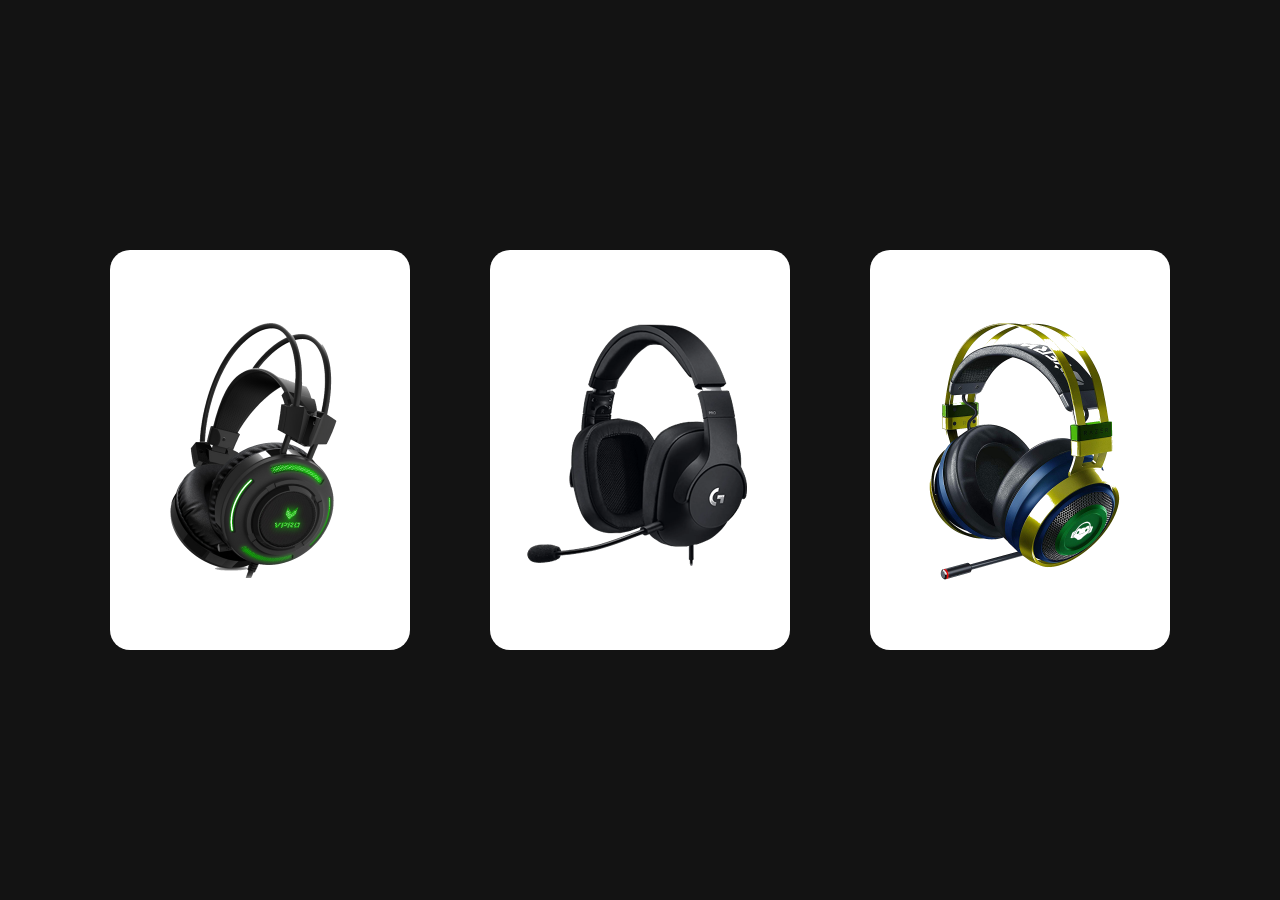
<file: 3d-product-card/index.html>
<!DOCTYPE html>
<html lang="en">

<head>
    <meta charset="UTF-8">
    <meta name="viewport" content="width=device-width, initial-scale=1">
    <title>3D Product Card</title>
    <link rel="stylesheet" href="style.css">
</head>

<body>
    <div class="container">
        <div class="box">
            <h2 class="name">VPRO</h2>
            <a href="#" class="buy">Buy Now</a>
            <div class="circle"></div>
            <img src="./assets/green.png" class="product">
        </div>
        <div class="box">
            <h2 class="name">LOGITECH</h2>
            <a href="#" class="buy">Buy Now</a>
            <div class="circle"></div>
            <img src="./assets/black.png" class="product">
        </div>
        <div class="box">
            <h2 class="name">RAZER</h2>
            <a href="#" class="buy">Buy Now</a>
            <div class="circle"></div>
            <img src="./assets/OW.png" class="product">
        </div>
    </div>
    <script src="vanilla-tilt.min.js"></script>
    <script>
        VanillaTilt.init(document.querySelectorAll(".box"), {
		max: 25,
		speed: 300
	});
    </script>
</body>
</html>
</file>
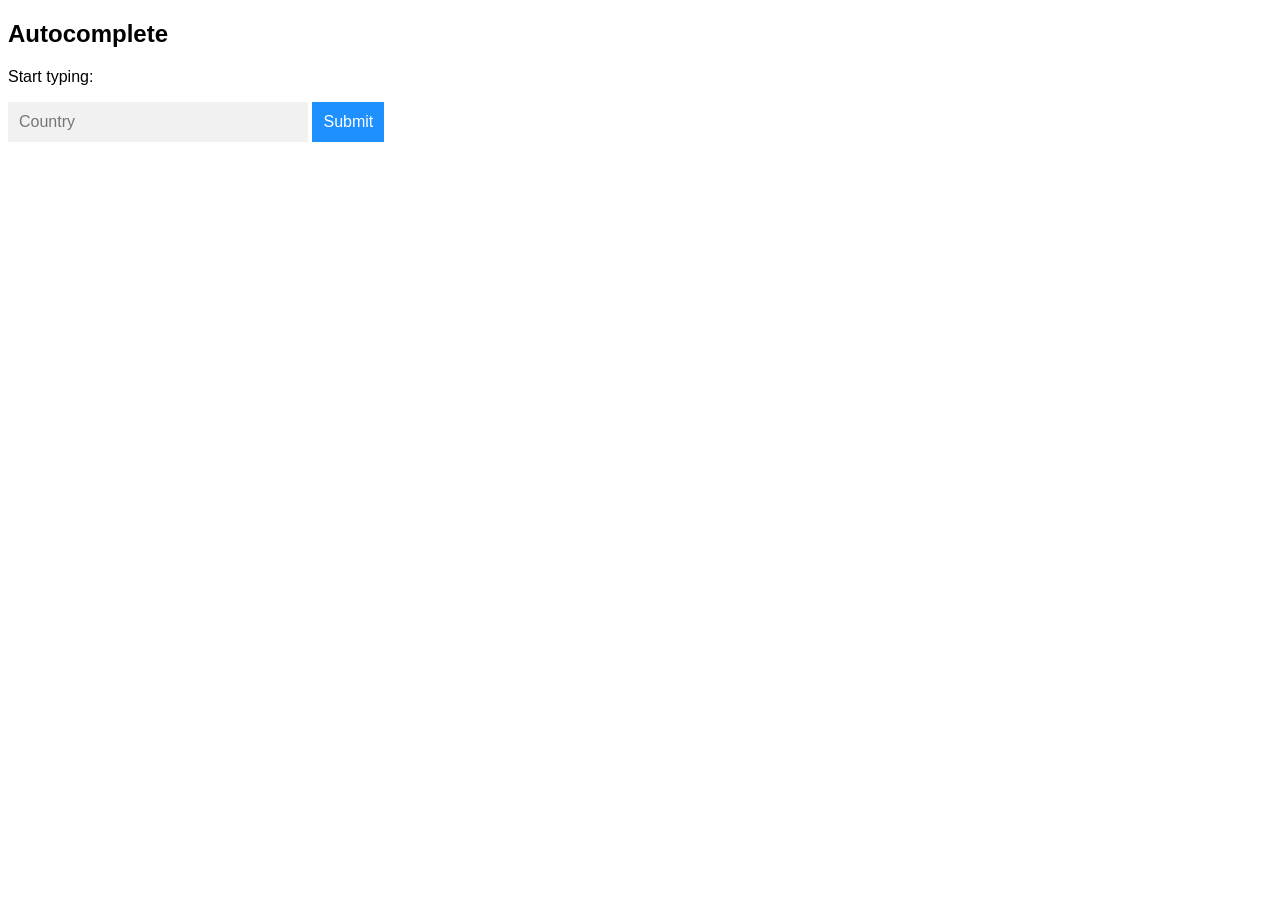
<file: auto-complete-form/index.html>
<!DOCTYPE html>
<html lang="en">
<!--This is for the country only-->
<head>
    <meta name="viewport" content="width=device-width, initial-scale=1.0">
    <title>Autocomplete</title>
    <link rel="stylesheet" href="style.css">
</head>

<body>
    <h2>Autocomplete</h2>

    <p>Start typing:</p>
    
    <!--Make sure the form has the autocomplete function switched off:-->
    <form autocomplete="off" action="/action_page.php">
      <div class="autocomplete" style="width:300px;">
        <input id="myInput" type="text" name="myCountry" placeholder="Country">
      </div>
      <input type="submit">
    </form>

    <script src="auto-complete.js"></script>
    
</body>

</html>
</file>
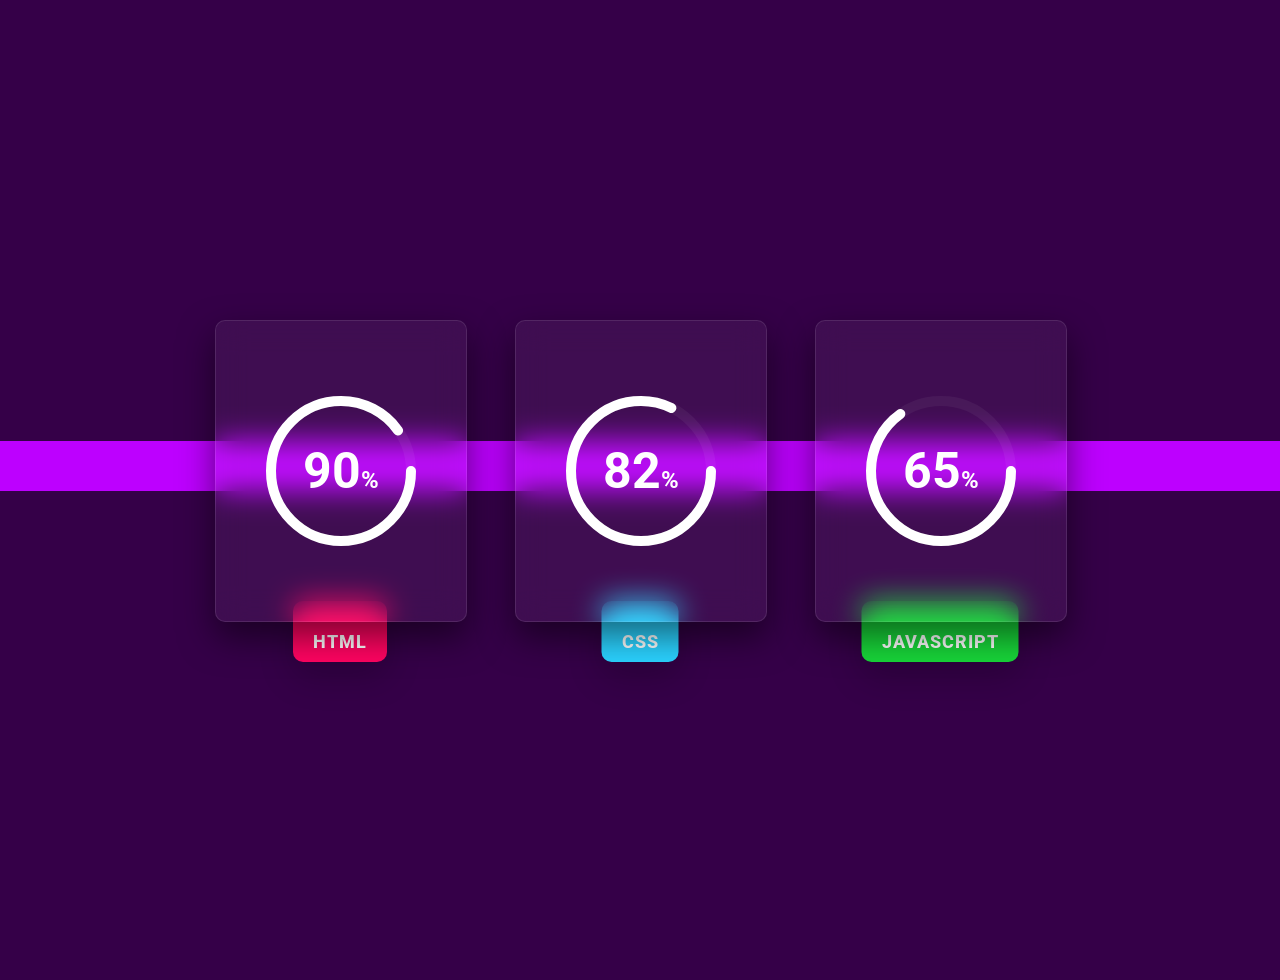
<file: css-circular-progress-bar/index.html>
<!DOCTYPE html>
<html lang="en">
<head>
    <meta charset="UTF-8">
    <meta http-equiv="X-UA-Compatible" content="IE=edge">
    <meta name="viewport" content="width=device-width, initial-scale=1.0">
    <link rel="stylesheet" href="style.css">
    <title>CSS Progress Bar</title>
</head>
<body>
    <section>
        <div class="container">
            <div class="card">
                <div class="box">
                    <div>
                        <div class="percent">
                            <svg>
                                <circle cx="70" cy="70" r="70"></circle>
                                <circle cx="70" cy="70" r="70"></circle>
                            </svg>
                            <div class="number">
                                <h2>90<span>%</span></h2>
                            </div>
                        </div>
                    </div>
                </div>
                <div class="text">Html</div>
            </div>
            <div class="card">
                <div class="box">
                    <div>
                        <div class="percent">
                            <svg>
                                <circle cx="70" cy="70" r="70"></circle>
                                <circle cx="70" cy="70" r="70"></circle>
                            </svg>
                            <div class="number">
                                <h2>82<span>%</span></h2>
                            </div>
                        </div>
                    </div>
                </div>
                <div class="text">Css</div>
            </div>
            <div class="card">
                <div class="box">
                    <div>
                        <div class="percent">
                            <svg>
                                <circle cx="70" cy="70" r="70"></circle>
                                <circle cx="70" cy="70" r="70"></circle>
                            </svg>
                            <div class="number">
                                <h2>65<span>%</span></h2>
                            </div>
                        </div>
                    </div>
                </div>
                <div class="text">Javascript</div>
            </div>
        </div>
    </section>
</body>
</html>
</file>
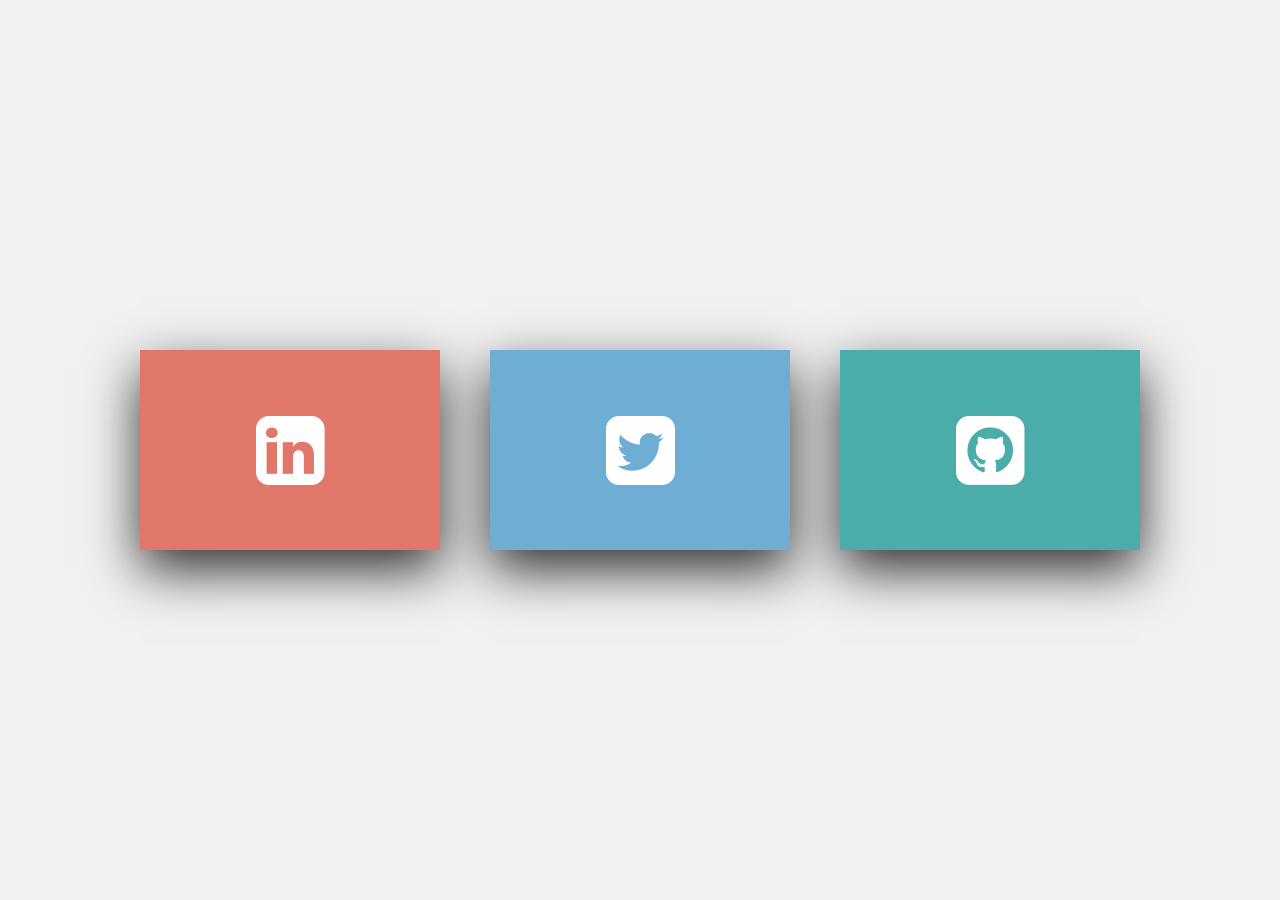
<file: hackathon-card/index.html>
<!DOCTYPE html>
<html>

<head>
    <meta charset="utf-8" />
    <meta http-equiv="X-UA-Compatible" content="IE=edge">
    <title>Cards Hover2</title>
    <meta name="viewport" content="width=device-width, initial-scale=1">
    <link rel="stylesheet" type="text/css" media="screen" href="style.css" />
    <link href="https://stackpath.bootstrapcdn.com/font-awesome/4.7.0/css/font-awesome.min.css" rel="stylesheet" integrity="sha384-wvfXpqpZZVQGK6TAh5PVlGOfQNHSoD2xbE+QkPxCAFlNEevoEH3Sl0sibVcOQVnN"
        crossorigin="anonymous">
</head>

<body>
    <div class="container">
        <div class="card">
            <div class="face face1">
                <div class="content">
                    <div class="icon">
                        <i class="fa fa-linkedin-square" aria-hidden="true"></i>
                    </div>
                </div>
            </div>
            <div class="face face2">
                <div class="content">
                    <h3>
                        <a href="#" target="_blank">Name1</a>
                    </h3>
                    <p>Lorem Ipsum is simply dummy text of the printing and typesetting industry.</p>
                </div>
            </div>
        </div>
        <div class="card">
            <div class="face face1">
                <div class="content">
                    <div class="icon">
                        <i class="fa fa-twitter-square" aria-hidden="true"></i>
                    </div>
                </div>
            </div>
            <div class="face face2">
                <div class="content">
                    <h3>
                        <a href="#" target="_blank">Name2</a>
                    </h3>
                    <p>Lorem Ipsum is simply dummy text of the printing and typesetting industry.</p>
                </div>
            </div>
        </div>
        <div class="card">
            <div class="face face1">
                <div class="content">
                    <div class="icon">
                        <i class="fa fa-github-square" aria-hidden="true"></i>
                    </div>
                </div>
            </div>
            <div class="face face2">
                <div class="content">
                    <h3>
                        <a href="#" target="_blank">Name3</a>
                    </h3>
                    <p>Lorem Ipsum is simply dummy text of the printing and typesetting industry.</p>
                </div>
            </div>
        </div>
    </div>
</body>

</html>
</file>
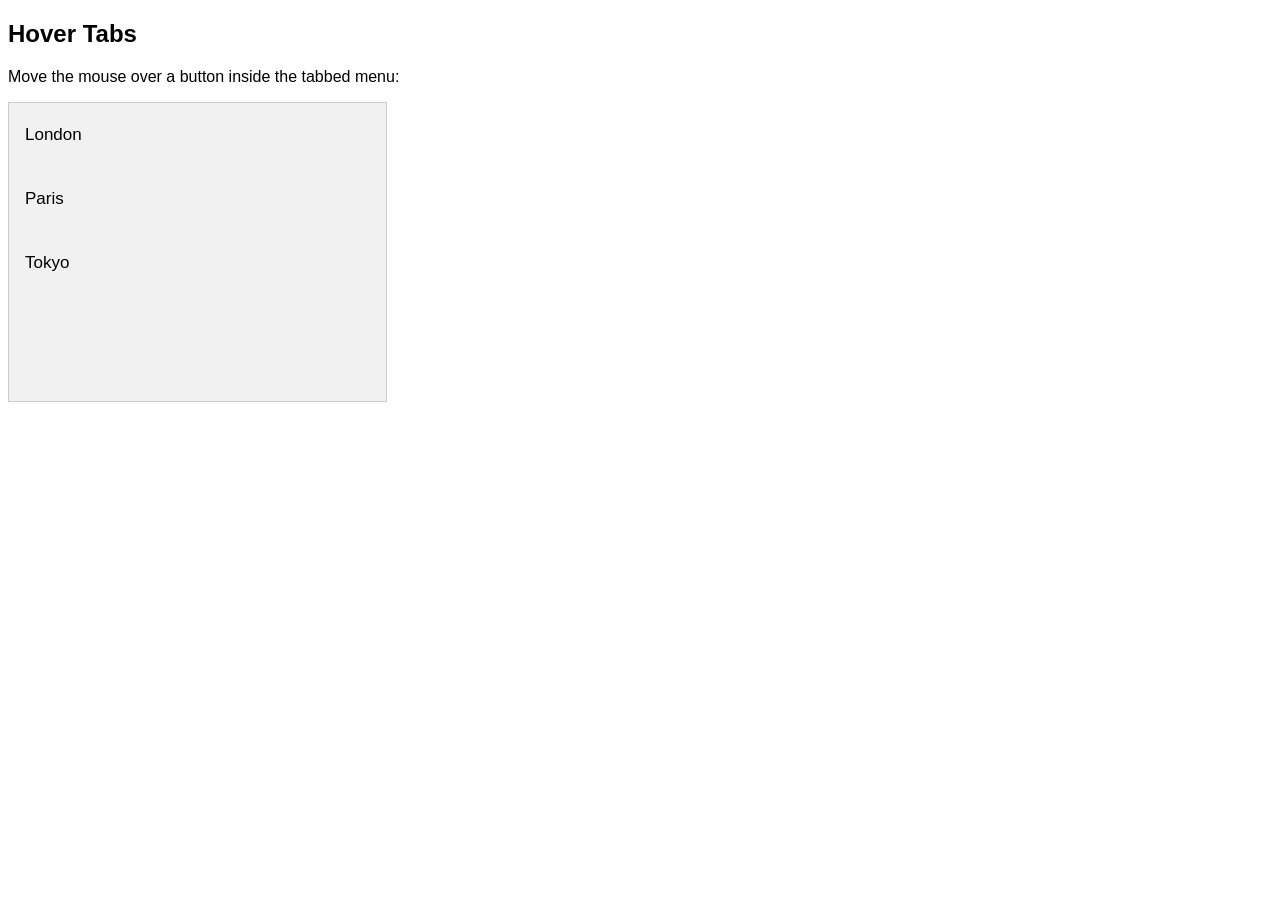
<file: hover-tabs/index.html>
<!DOCTYPE html>
<html lang="en">

<head>
    <meta charset="UTF-8">
    <meta name="viewport" content="width=device-width, initial-scale=1">
    <link rel="stylesheet" href="style.css">
</head>

<body>
    <h2>Hover Tabs</h2>
    <p>Move the mouse over a button inside the tabbed menu:</p>

    <div class="tab">
        <button class="tablinks" onmouseover="openCity(event, 'London')">London</button>
        <button class="tablinks" onmouseover="openCity(event, 'Paris')">Paris</button>
        <button class="tablinks" onmouseover="openCity(event, 'Tokyo')">Tokyo</button>
    </div>
      
    <div id="London" class="tabcontent">
        <h3>London</h3>
        <p>London is the capital city of England.</p>
    </div>
      
    <div id="Paris" class="tabcontent">
        <h3>Paris</h3>
        <p>Paris is the capital of France.</p> 
    </div>
      
    <div id="Tokyo" class="tabcontent">
        <h3>Tokyo</h3>
        <p>Tokyo is the capital of Japan.</p>
    </div>
      
    <div class="clearfix"></div>

    <script src="hover-tabs.js"></script>
</body>

</html>
</file>
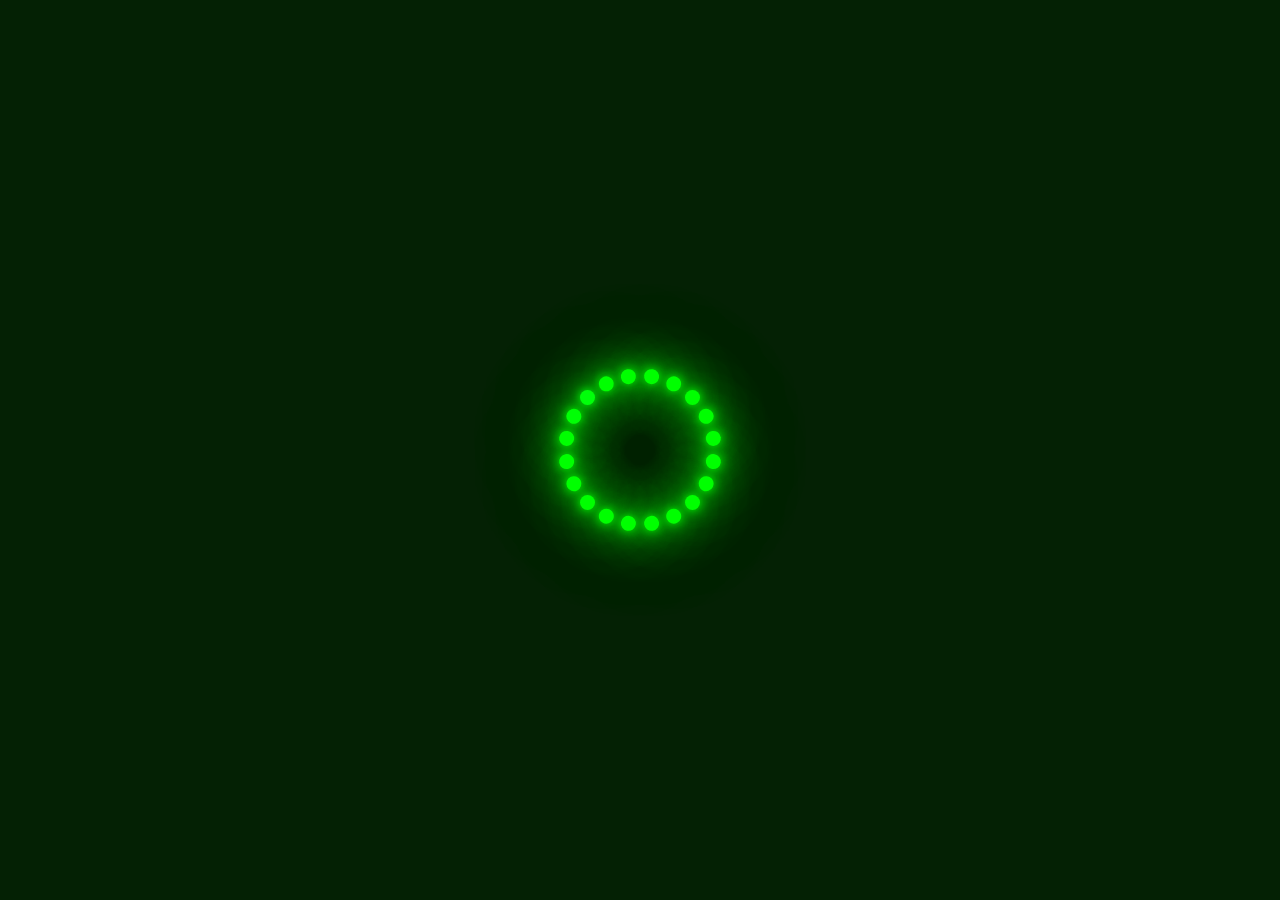
<file: loading-animation/index.html>
<!DOCTYPE html>
<html lang="en">

<head>
    <meta charset="UTF-8">
    <meta name="viewport" content="width=device-width, initial-scale=1">
    <title>Loading Animation</title>
    <link rel="stylesheet" href="style.css">
</head>

<body>
    <section>
        <div class="loader">
            <span style="--i:1;"></span>
            <span style="--i:2;"></span>
            <span style="--i:3;"></span>
            <span style="--i:4;"></span>
            <span style="--i:5;"></span>
            <span style="--i:6;"></span>
            <span style="--i:7;"></span>
            <span style="--i:8;"></span>
            <span style="--i:9;"></span>
            <span style="--i:10;"></span>
            <span style="--i:11;"></span>
            <span style="--i:12;"></span>
            <span style="--i:13;"></span>
            <span style="--i:14;"></span>
            <span style="--i:15;"></span>
            <span style="--i:16;"></span>
            <span style="--i:17;"></span>
            <span style="--i:18;"></span>
            <span style="--i:19;"></span>
            <span style="--i:20;"></span>
        </div>
    </section>
</body>

</html>
</file>
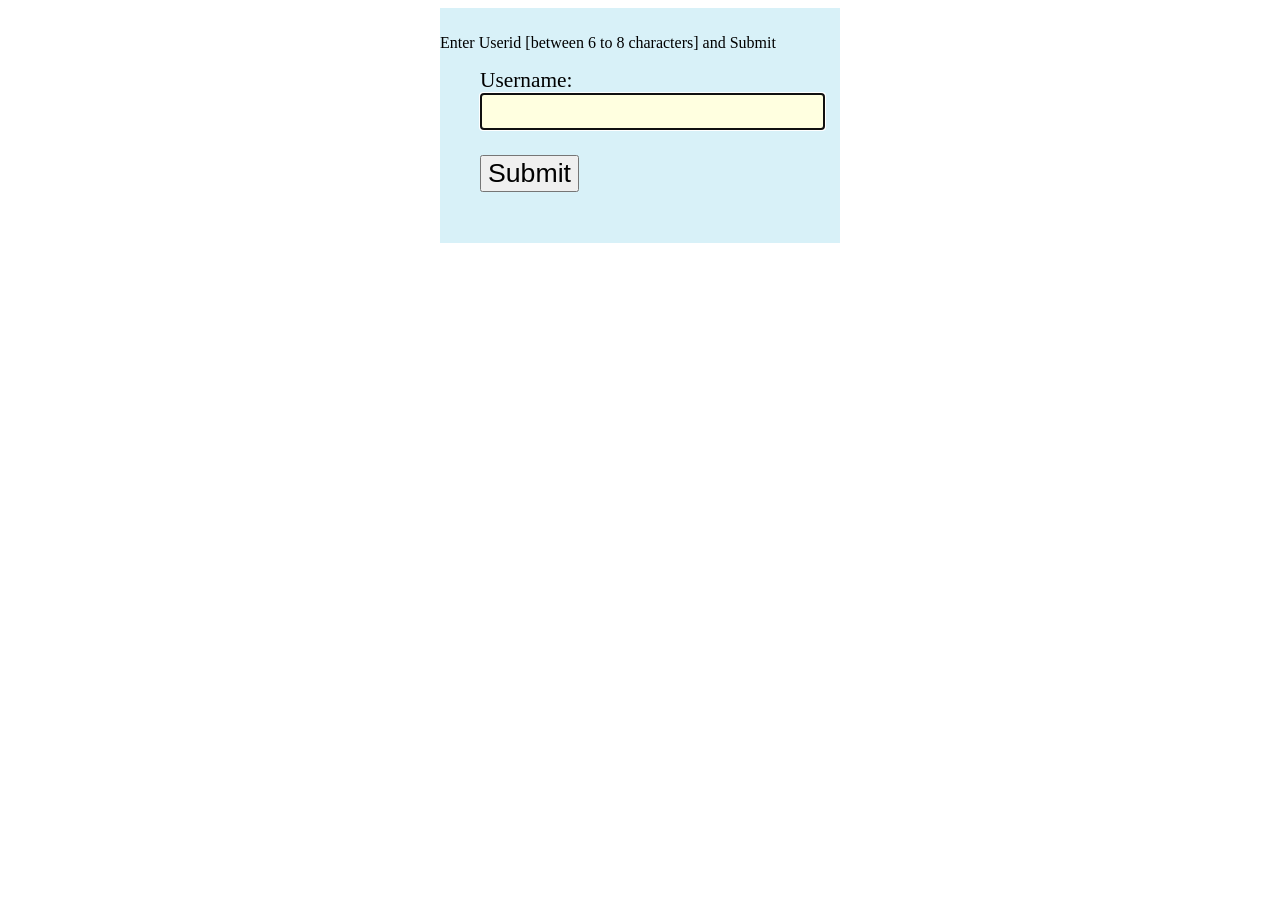
<file: requirement-login/index.html>
<!DOCTYPE html>
<html lang="en">
<head>
    <meta charset="UTF-8">
    <meta name="viewport" content="width=device-width, initial-scale=1.0">
    <title>Limit Input</title>
    <link rel="stylesheet" href="style.css">
</head>
<body onload='document.form1.text1.focus()'>
    <div class="mail">
        <p>Enter Userid [between 6 to 8 characters] and Submit</p>
        <form name="form1" action="#">
        <ul>
        <li>Username:<input type='text' name='text1'/></li>
        <li>&nbsp;</li>
        <li class="submit"it"><input type="submit" name="submit" value="Submit" onclick="stringlength(document.form1.text1,6,8)"/></li>
        <li>&nbsp;</li>
        </form>
        </ul>
        </div>
        <script src="requirement.js"></script>
</body>
</html>
</file>
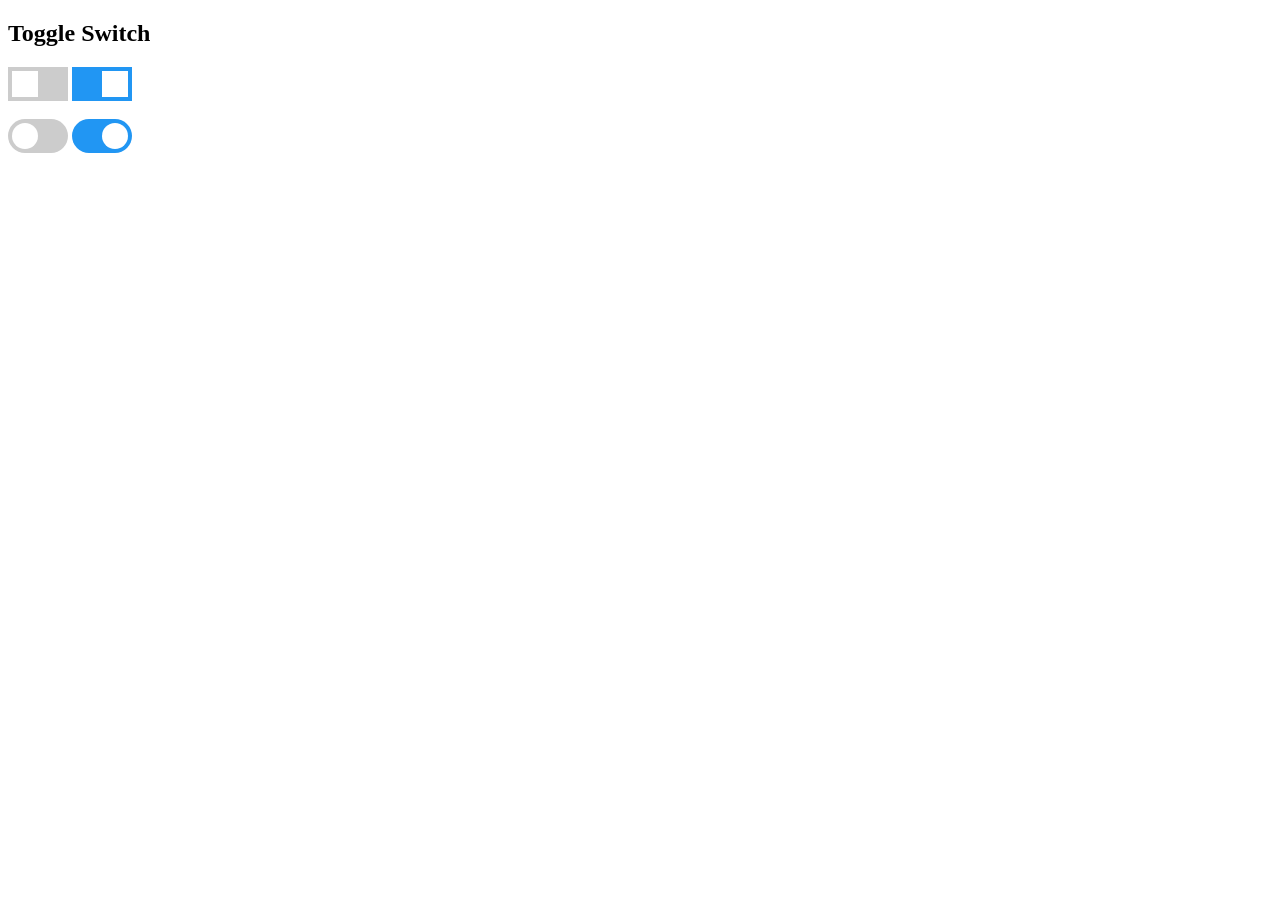
<file: toggle-switch/index.html>
<!DOCTYPE html>
<html lang="en">

<head>
<meta name="viewport" content="width=device-width, initial-scale=1">
<link rel="stylesheet" type="text/css" href="style.css">
</head>


<body>

<h2>Toggle Switch</h2>
<!-- Rectangular switch -->
<label class="switch">
    <input type="checkbox">
    <span class="slider"></span>
</label>

<label class="switch">
    <input type="checkbox" checked>
    <span class="slider"></span>
  </label><br><br>

  <!-- Rounded switch -->
<label class="switch">
    <input type="checkbox">
    <span class="slider round"></span>
</label>

<label class="switch">
    <input type="checkbox" checked>
    <span class="slider round"></span>
</label>

</body>

</html>
</file>
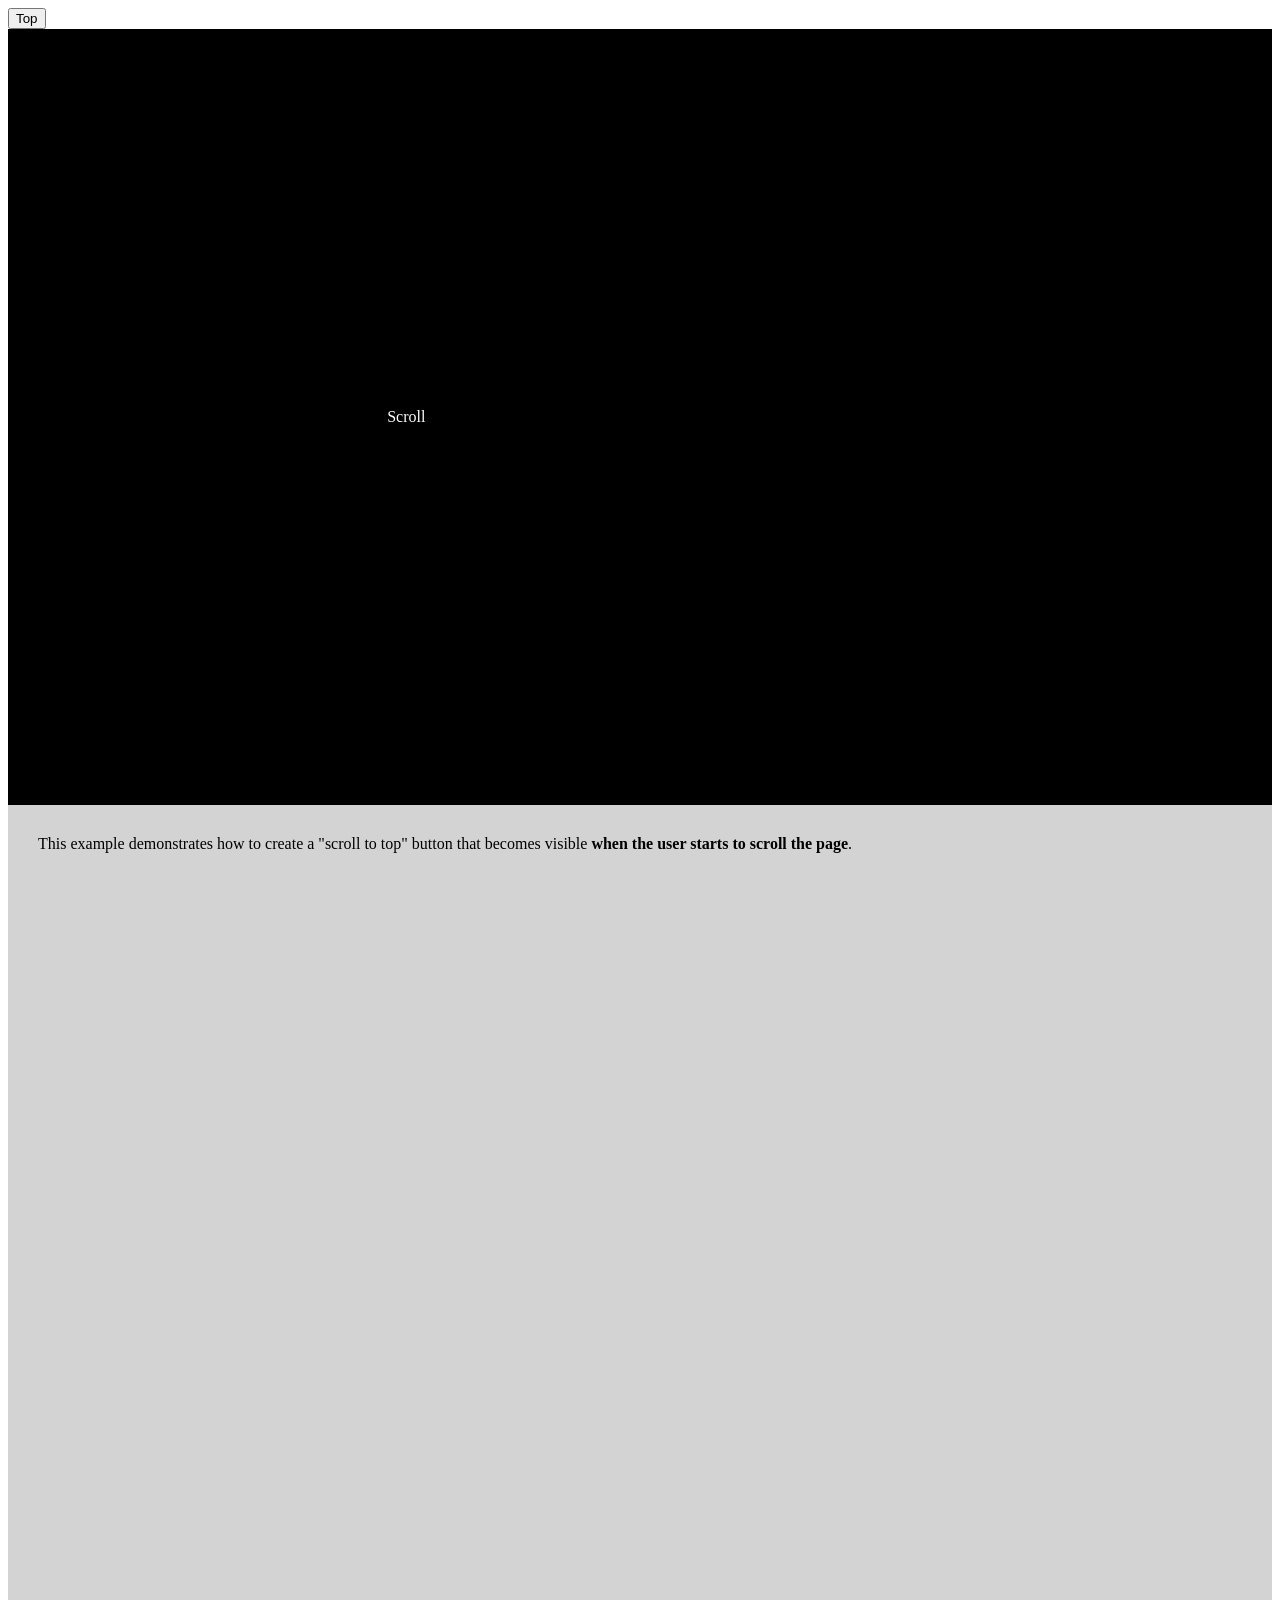
<file: buttons/scroll-button.html>
<!DOCTYPE html>
<html lang="en">

<head>
    <meta charset="UTF-8">
    <meta name="viewport" content="width=device-width, initial-scale=1">
    <title>Scroll Button</title>
    <style>

    </style>
</head>

<body>
    <button onclick="" id="myBtn" title="Back to top">Top</button>

    <div style="background-color: black; color: white; padding: 30%">Scroll</div>
    <div style="background-color: lightgrey;padding: 30px 30px 2500px">This example demonstrates how to create a "scroll to top" button that becomes visible 
        <strong>when the user starts to scroll the page</strong>.</div>

    <script>
        // Get the button
        var mybutton = document.getElementById("myBTN");

        // When the user scrolls down 20px from the top then show the button
        window.onscroll = function() {scrollFunction()};
        function scrollFunction() {
            if (document.body.scrollTop > 20 || document.documentElement.scrollTop > 20) {
                mybutton.style.display = "block";
            } else {
                mybutton.style.display = "none";
            }
        }

        // When the user click on the button
    </script>
</body>

</html>
</file>
<file: 3d-product-card/style.css>
@import url('https://fonts.googleapis.com/css2?family=Poppins:wght@300;400;500;600;700;800;900&display=swap');
*
{
    margin: 0;
    padding: 0;
    font-family: 'Poppins', sans-serif;
}

body
{
    display: flex;
    justify-content: center;
    align-items: center;
    min-height: 100vh;
    background: #131313;
}

.container
{
    position: relative;
    display: flex;
    justify-content: center;
    align-items: center;
    flex-wrap: wrap;
    width: 1200px;
    transform-style: preserve-3d;
}

.container .box
{
    position: relative;
    width: 300px;
    height: 400px;
    margin: 40px;
    background: #fff;
    border-radius: 20px;
    transform-style: preserve-3d;
}

.container .box::before
{
    content: "Damn";
    position: absolute;
    top: 20px;
    left: 0px;
    font-size: 5em;
    font-weight: 900;
    color: #000000;
    font-style: italic;
    opacity: 0;
}

.container .box::after
{
    content: "boii";
    position: absolute;
    bottom: 20px;
    right: 20px;
    font-size: 4em;
    font-weight: 900;
    color: #232323;
    font-style: italic;
    opacity: 0;
    transition: 0.5s;
}

.container .box:hover::before,
.container .box:hover::after
{
    opacity: 0.1;
}

.container .box .name
{
    position: absolute;
    top: 0;
    left: 0;
    text-align: center;
    color: #232323;
    width: 100%;
    transform-style: preserve-3d;
    transform: translate3d(0, 0, 75px);
    transition: 0.5s;
    opacity: 0;
    z-index: 10;
}

.container .box:hover .name
{
    top: 40px;
    opacity: 1;
}

.container .box .buy
{
    position: absolute;
    bottom: 0;
    left: 50%;
    transform-style: preserve-3d;
    transform: translate3d(-50%, 0, 75px);
    color: #fff;
    background: #333;
    padding: 10px 25px;
    border-radius: 30px;
    text-decoration: none;
    transition: 0.5s;
    opacity: 0;
    z-index: 10;
}

.container .box:hover .buy
{
    bottom: 30px;
    opacity: 1;
}

.container .box .circle
{
    position: absolute;
    top: 50%;
    left: 50%;
    width: 200px;
    height: 200px;
    border-radius: 50%;
    transition: 0.5s;
    background: #fff;
    transform-style: preserve-3d;
    z-index: 12;
    opacity: 00;
    transform: translate3d(-50%, -50%, 0px);
}

.container .box:hover .circle
{
    opacity: 1;
}

.container .box .product
{
    position: absolute;
    top: 50%;
    left: 50%;
    max-width: 300px;
    transition: 0.5s;
    z-index: 11;
    transition: 0.5s;
    transform-style: preserve-3d;
    transform: translate3d(-50%, -50%, 10px);
}

.container .box:hover .product
{
    transform: translate3d(-50%, -50%, 100px);
}

.container .box:nth-child(1) .circle,
.container .box:nth-child(1) .buy
{
    background: #14e65a;
}

.container .box:nth-child(2) .circle,
.container .box:nth-child(2) .buy
{
    background: #131313;
}

.container .box:nth-child(3) .circle,
.container .box:nth-child(3) .buy
{
    background: rgb(159, 201, 44);
}
</file>
<file: auto-complete-form/style.css>
* {
    box-sizing: border-box;
  }
  
  body {
    font: 16px Arial;  
  }
  
  /*the container must be positioned relative:*/
  .autocomplete {
    position: relative;
    display: inline-block;
  }
  
  input {
    border: 1px solid transparent;
    background-color: #f1f1f1;
    padding: 10px;
    font-size: 16px;
  }
  
  input[type=text] {
    background-color: #f1f1f1;
    width: 100%;
  }
  
  input[type=submit] {
    background-color: DodgerBlue;
    color: #fff;
    cursor: pointer;
  }
  
  .autocomplete-items {
    position: absolute;
    border: 1px solid #d4d4d4;
    border-bottom: none;
    border-top: none;
    z-index: 99;
    /*position the autocomplete items to be the same width as the container:*/
    top: 100%;
    left: 0;
    right: 0;
  }
  
  .autocomplete-items div {
    padding: 10px;
    cursor: pointer;
    background-color: #fff; 
    border-bottom: 1px solid #d4d4d4; 
  }
  
  /*when hovering an item:*/
  .autocomplete-items div:hover {
    background-color: #e9e9e9; 
  }
  
  /*when navigating through the items using the arrow keys:*/
  .autocomplete-active {
    background-color: DodgerBlue !important; 
    color: #ffffff; 
  }
</file>
<file: css-circular-progress-bar/style.css>
@import url('https://fonts.googleapis.com/css?family=Roboto:300,400,500,700,900&display=swap');
*
{
    margin: 0;
    padding: 0;
    font-family: 'Roboto', sans-serif;
}

section
{
    position: relative;
    display: flex;
    justify-content: center;
    align-items: center;
    padding: 40px 0;
    min-height: 100vh;
    background: #350048;
}

section::before
{
    content: '';
    position: absolute;
    top: 45%;
    left: 0;
    width: 100%;
    height: 50px;
    background: #bd00ff;
}

.container
{
    width: 900px;
    display: flex;
    flex-wrap: wrap;
    justify-content: space-around;
}

.container .card
{
    position: relative;
    width: 250px;
    height: 300px;
    text-align: center;
    z-index: 10;
    margin: 20px 20px 60px;
}

.container .card .box
{
    position: absolute;
    top: 0;
    left: 0;
    width: 100%;
    height: 100%;
    display: flex;
    justify-content: center;
    align-items: center;
    background: rgba(255, 255, 255, 0.05);
    box-shadow: 0 15px 35px rgba(0, 0, 0, 0.5);
    backdrop-filter: blur(15px);
    border: 1px solid rgba(255, 255, 255, 0.1);
    z-index: 10;
    border-radius: 10px;
}

.percent
{
    position: relative;
    width: 150px;
    height: 150px;
    border-radius: 50%;
    z-index: 100;
}

.percent .number
{
    position: absolute;
    top: 0;
    left: 0;
    width: 100%;
    height: 100%;
    display: flex;
    justify-content: center;
    align-items: center;
}

.percent .number h2
{
    color: #fff;
    font-weight: 700;
    font-size: 50px;
}

.percent .number h2 span
{
    font-size: 24px;
}

.text
{
    position: absolute;
    bottom: -42px;
    left: 50%;
    transform: translateX(-50%);
    text-align: center;
    padding: 30px 20px 10px;
    background: #f00;
    border-radius: 10px;
    font-weight: 800;
    font-size: 18px;
    letter-spacing: 1px;
    text-transform: uppercase;
    box-shadow: 0 15px 35px rgba(0, 0, 0, 0.2);
    z-index: 1;
    pointer-events: none;
    transition: bottom 0.5s, z-index 0s, transform 0.5s, padding 0.5s;
    transition-delay: 0.5s, 0.5s, 0s, 0.5s;
    color: #fff;
}

.card:hover .text
{
    transition-delay: 0s, 0.5s, 0.5s, 0s;
    bottom: -70px;
    z-index: 11;
    transform: translateX(-50%) translateY(-50px);
    padding: 10px 20px 10px;
}

.card:nth-child(1) .text
{
    background: #ff0461;
}
.card:nth-child(2) .text
{
    background: #2bd2ff;
}
.card:nth-child(3) .text
{
    background: #18d539;
}

svg
{
    position: relative;
    width: 150px;
    height: 150px;
}

svg circle
{
    width: 100%;
    height: 100%;
    fill: none;
    stroke-width: 10;
    stroke: rgba(255, 255, 255, 0.05);
    transform: translate(5px, 5px);
    stroke-linecap: round;
}

svg circle:nth-child(2)
{
    stroke: #fff;
    stroke-dasharray: 440px;
    stroke-dashoffset: 440px;
}

.card:nth-child(1) svg circle:nth-child(2)
{
    stroke-dashoffset: calc(440px - (440px * 90) / 100);
}
.card:nth-child(2) svg circle:nth-child(2)
{
    stroke-dashoffset: calc(440px - (440px * 82) / 100);
}
.card:nth-child(3) svg circle:nth-child(2)
{
    stroke-dashoffset: calc(440px - (440px * 65) / 100);
}
</file>
<file: hackathon-card/style.css>
body {
    margin: 0;
    padding: 0;
    min-height: 100vh;
    background: #333;
    display: flex;
    justify-content: center;
    align-items: center;   
    font-family: sans-serif;
    background-color: #f1f1f1; 
}

.container {
    width: 1000px;
    position: relative;
    display: flex;
    justify-content: space-between;
}

.container .card {
    position: relative;
    border-radius: 10px;
    transition: 0.4s ease-out;
    position: relative;
    left: 0px;
}

.container .card:hover {
    transform: translateY(-20px);
    transition: 0.4s ease-out;
}

.container .card:hover ~ .card {
    position: relative;
    left: 50px;
    transition: 0.4s ease-out;
}

.container .card .icon {
    position: absolute;
    top: 0;
    left: 0;
    width: 100%;
    height: 100%;
    background: #f00;
    transition: 0.7s;
    z-index: 1;
}

.container .card:nth-child(1) .icon {
    background: #e07768;
}

.container .card:nth-child(2) .icon {
    background: #6eadd4;
}

.container .card:nth-child(3) .icon {
    background: #4aada9;
}


.container .card .icon .fa {
    position: absolute;
    top: 50%;
    left: 50%;
    transform: translate(-50%, -50%);
    font-size: 80px;
    transition: 0.7s;
    color: #fff;
}

i {
    position: absolute;
    top: 50%;
    left: 50%;
    transform: translate(-50%, -50%);
    font-size: 80px;
    transition: 0.7s;
    color: #fff;
}

.container .card .face {
    width: 300px;
    height: 200px;
    transition: 0.5s;
}

.container .card .face.face1 {
    position: relative;
    background: #333;
    display: flex;
    justify-content: center;
    align-items: center;
    z-index: 1;
    transform: translateY(100px);
}

/* .container .card:hover .face.face1{
    background: #ff0057;
    transform: translateY(0px);
} */

.container .card .face.face1 .content {
    opacity: 1;
    transition: 0.5s;
}

.container .card:hover .face.face1 .content {
    opacity: 1;
}

.container .card .face.face1 .content i{
    max-width: 100px;
}

.container .card .face.face2 {
    position: relative;
    background: #fff;
    display: flex;
    justify-content: center;
    align-items: center;
    padding: 20px;
    box-sizing: border-box;
    box-shadow: 0 20px 50px rgba(0,0,0,0.8);
    transform: translateY(-100px);
}

.container .card:hover .face.face2{
    transform: translateY(100px);
}

.container .card .face.face2 .content p {
    margin: 0;
    padding: 0;
    text-align: center;
    color: #414141;
}

.container .card .face.face2 .content h3 {
    margin: 0 0 10px 0;
    padding: 0;
    color: #fff;
    font-size: 24px;
    text-align: center;
    color: #414141;
} 

.container a {
    text-decoration: none;
    color: #414141;
}
</file>
<file: hover-tabs/style.css>
* 
{
    box-sizing: border-box
}

body 
{
    font-family: "Lato", sans-serif;
}

/* Style the tab */
.tab {
  float: left;
  border: 1px solid #ccc;
  background-color: #f1f1f1;
  width: 30%;
  height: 300px;
}

/* Style the buttons inside the tab */
.tab button {
  display: block;
  background-color: inherit;
  color: black;
  padding: 22px 16px;
  width: 100%;
  border: none;
  outline: none;
  text-align: left;
  cursor: pointer;
  font-size: 17px;
}

/* Change background color of buttons on hover */
.tab button:hover {
  background-color: #ddd;
}

/* Create an active/current "tab button" class */
.tab button.active {
  background-color: #ccc;
}

/* Style the tab content */
.tabcontent {
  float: left;
  padding: 0px 12px;
  border: 1px solid #ccc;
  width: 70%;
  border-left: none;
  height: 300px;
  display: none;
}

/* Clear floats after the tab */
.clearfix::after {
  content: "";
  clear: both;
  display: table;
}
</file>
<file: loading-animation/style.css>
*
{
    margin: 0;
    padding: 0;
    box-sizing: border-box;
}

section
{
    display: flex;
    justify-content: center;
    align-items: center;
    min-height: 100vh;
    background: #042104;
    animation: animateBG 10s linear infinite;
}

@keyframes animateBG 
{
    0%
    {
        filter: hue-rotate(0deg);
    }
    100%
    {
        filter: hue-rotate(360deg);
    }
}

section .loader
{
    position: relative;
    width: 120px;
    height: 120px;
}

section .loader span
{
    position: absolute;
    top: 0;
    left: 0;
    width: 100%;
    height: 100%;
    transform: rotate(calc(18deg * var(--i)));
}

section .loader span::before
{
    content: '';
    position: absolute;
    top: 0;
    left: 0;
    width: 15px;
    height: 15px;
    border-radius: 50%;
    background: #00ff0a;
    box-shadow: 0 0 10px #00ff0a,
                0 0 20px #00ff0a,
                0 0 40px #00ff0a,
                0 0 60px #00ff0a,
                0 0 80px #00ff0a,
                0 0 100px #00ff0a;
    animation: animate 2s linear infinite;
    animation-delay: calc(0.1s * var(--i));
}

@keyframes animate
{
    0%
    {
        transform: scale(1);
    }
    80%, 100%
    {
        transform: scale(0);
    }
}
</file>
<file: requirement-login/style.css>
li {list-style-type: none;
    font-size: 16pt;
    }
    .mail {
    margin: auto;
    padding-top: 10px;
    padding-bottom: 10px;
    width: 400px;
    background : #D8F1F8;
    border: 1px soild silver;
    color: #000
    }
    .mail h2 {
    margin-left: 38px;
    }
    input {
    font-size: 20pt;
    }
    input:focus, textarea:focus{
    background-color: lightyellow;
    }
    input submit {
    font-size: 12pt;
    }
    .rq {
    color: #FF0000;
    font-size: 10pt;
    }
</file>
<file: toggle-switch/style.css>
.switch {
    position: relative;
    display: inline-block;
    width: 60px;
    height: 34px;
  }
  
  .switch input { 
    opacity: 0;
    width: 0;
    height: 0;
  }
  
  .slider {
    position: absolute;
    cursor: pointer;
    top: 0;
    left: 0;
    right: 0;
    bottom: 0;
    background-color: #ccc;
    -webkit-transition: .4s;
    transition: .4s;
  }
  
  .slider:before {
    position: absolute;
    content: "";
    height: 26px;
    width: 26px;
    left: 4px;
    bottom: 4px;
    background-color: white;
    -webkit-transition: .4s;
    transition: .4s;
  }
  
  input:checked + .slider {
    background-color: #2196F3;
  }
  
  input:focus + .slider {
    box-shadow: 0 0 1px #2196F3;
  }
  
  input:checked + .slider:before {
    -webkit-transform: translateX(26px);
    -ms-transform: translateX(26px);
    transform: translateX(26px);
  }
  
  /* Rounded sliders */
  .slider.round {
    border-radius: 34px;
  }
  
  .slider.round:before {
    border-radius: 50%;
  }
</file>
